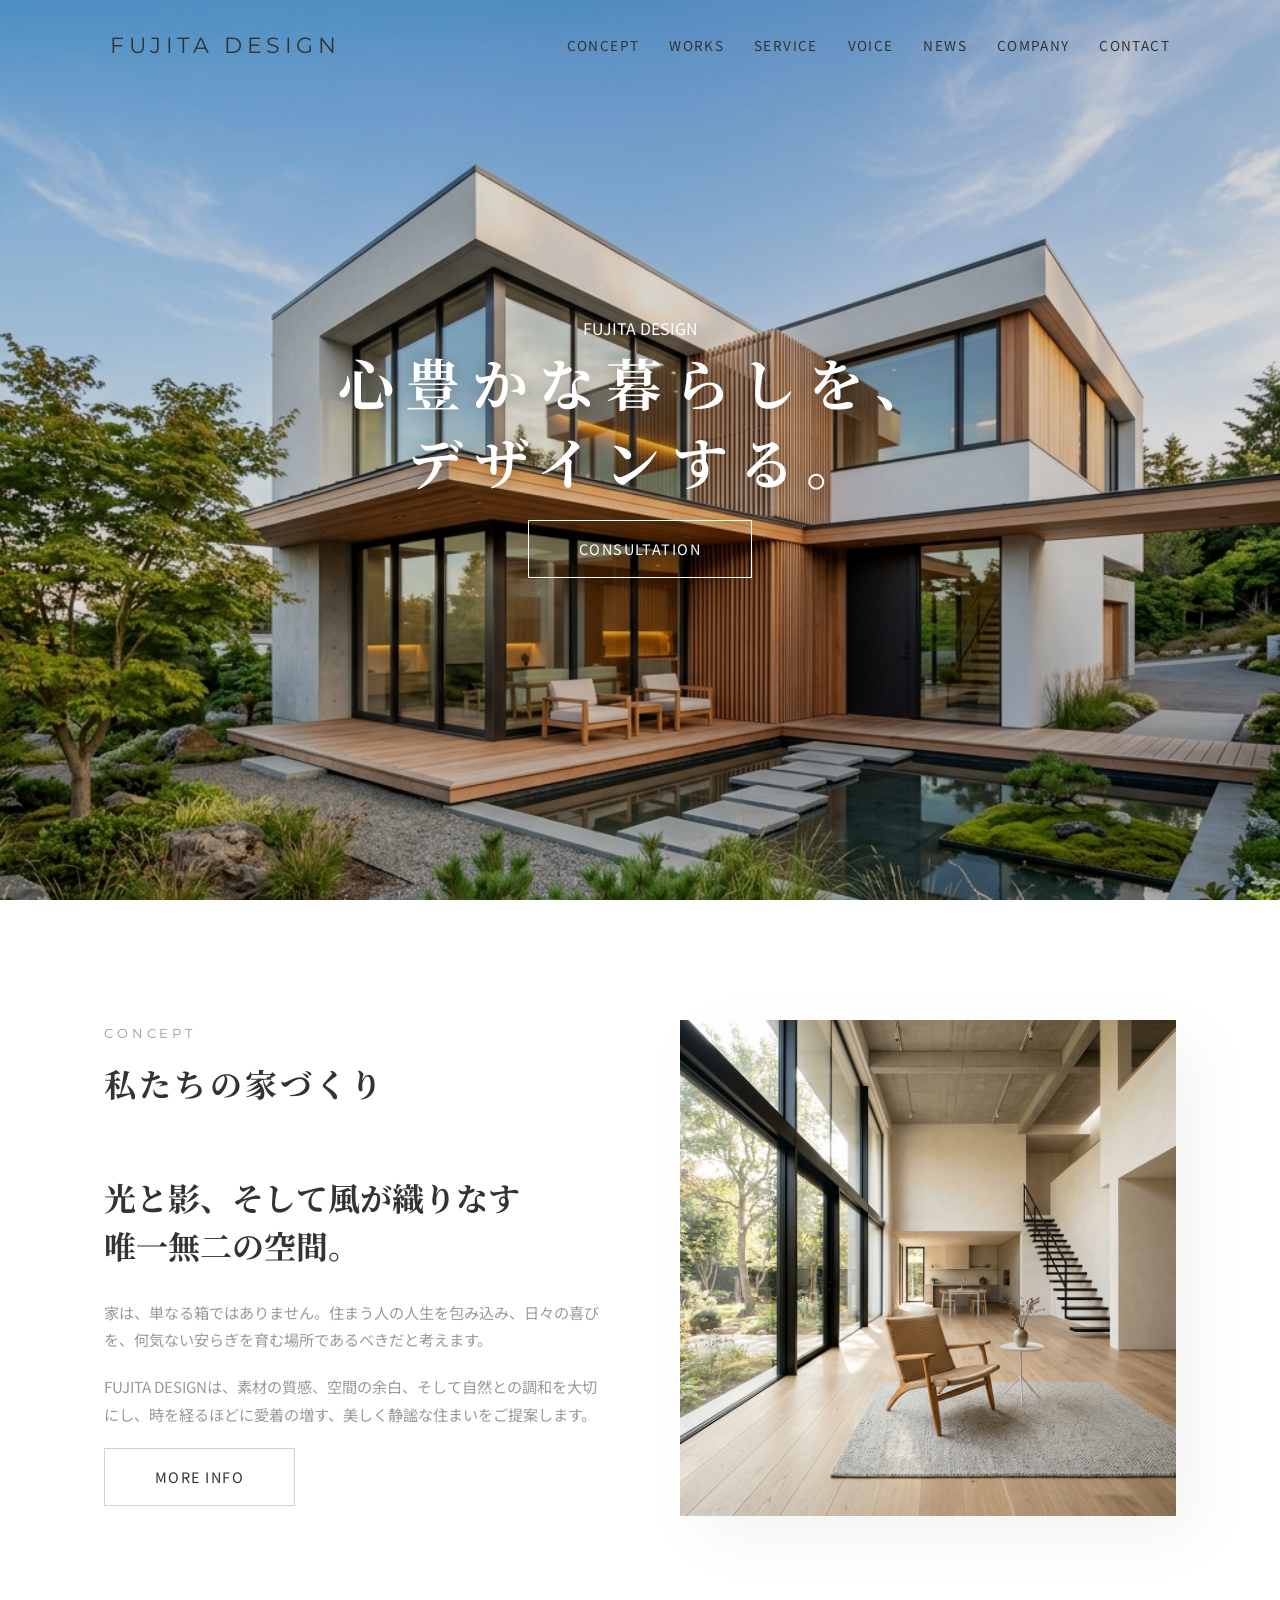
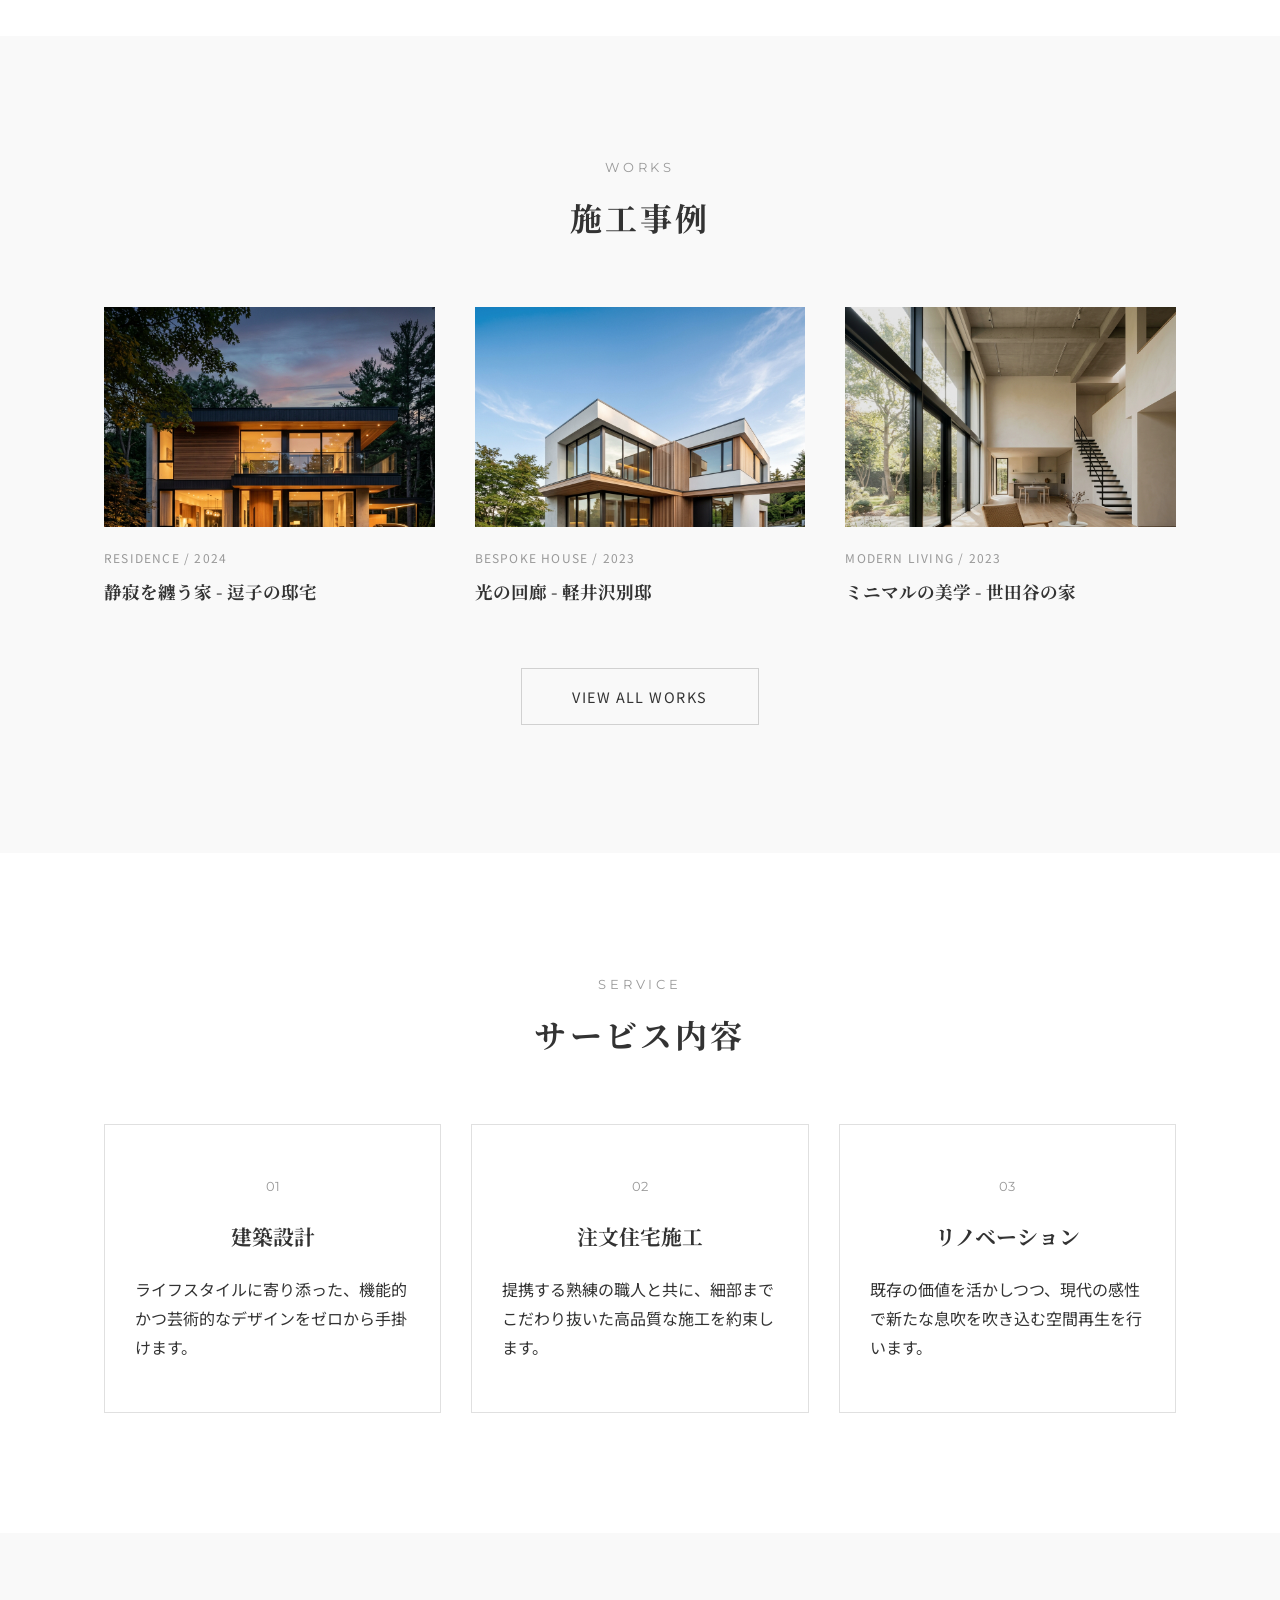
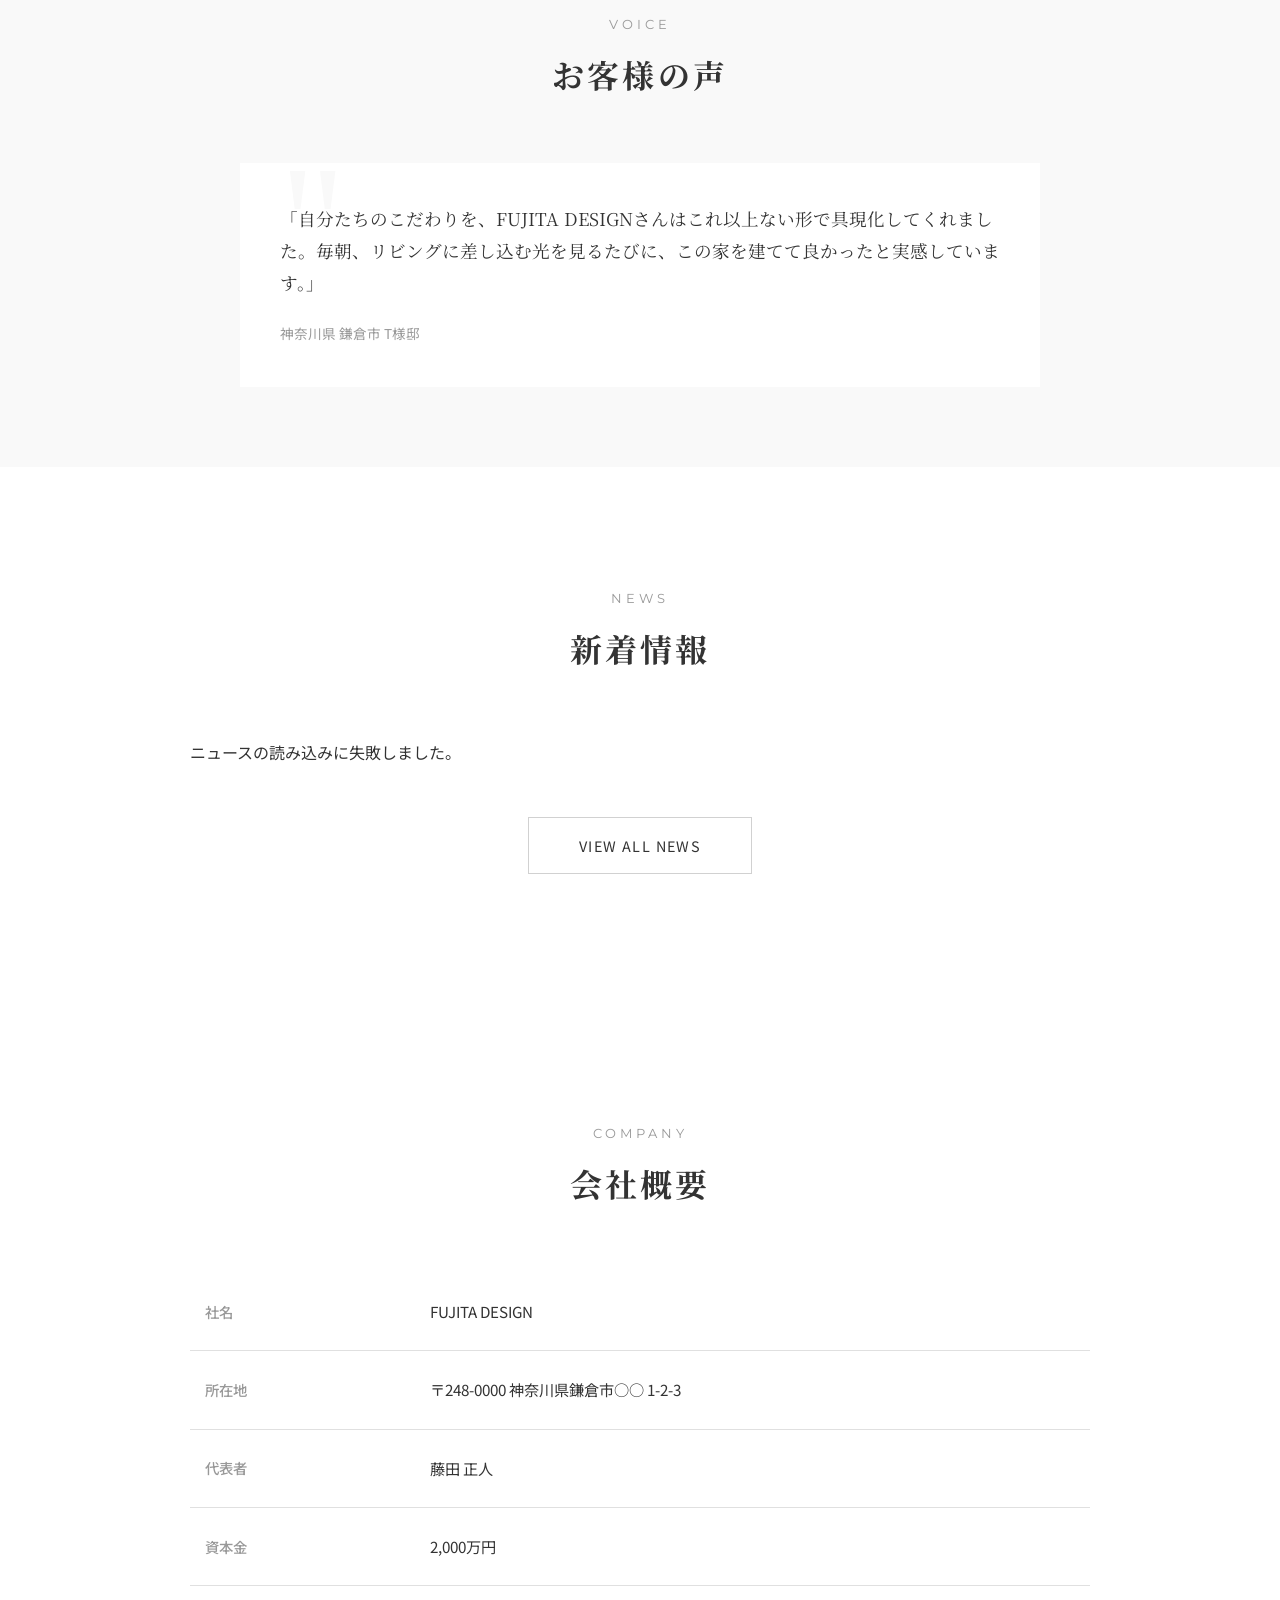
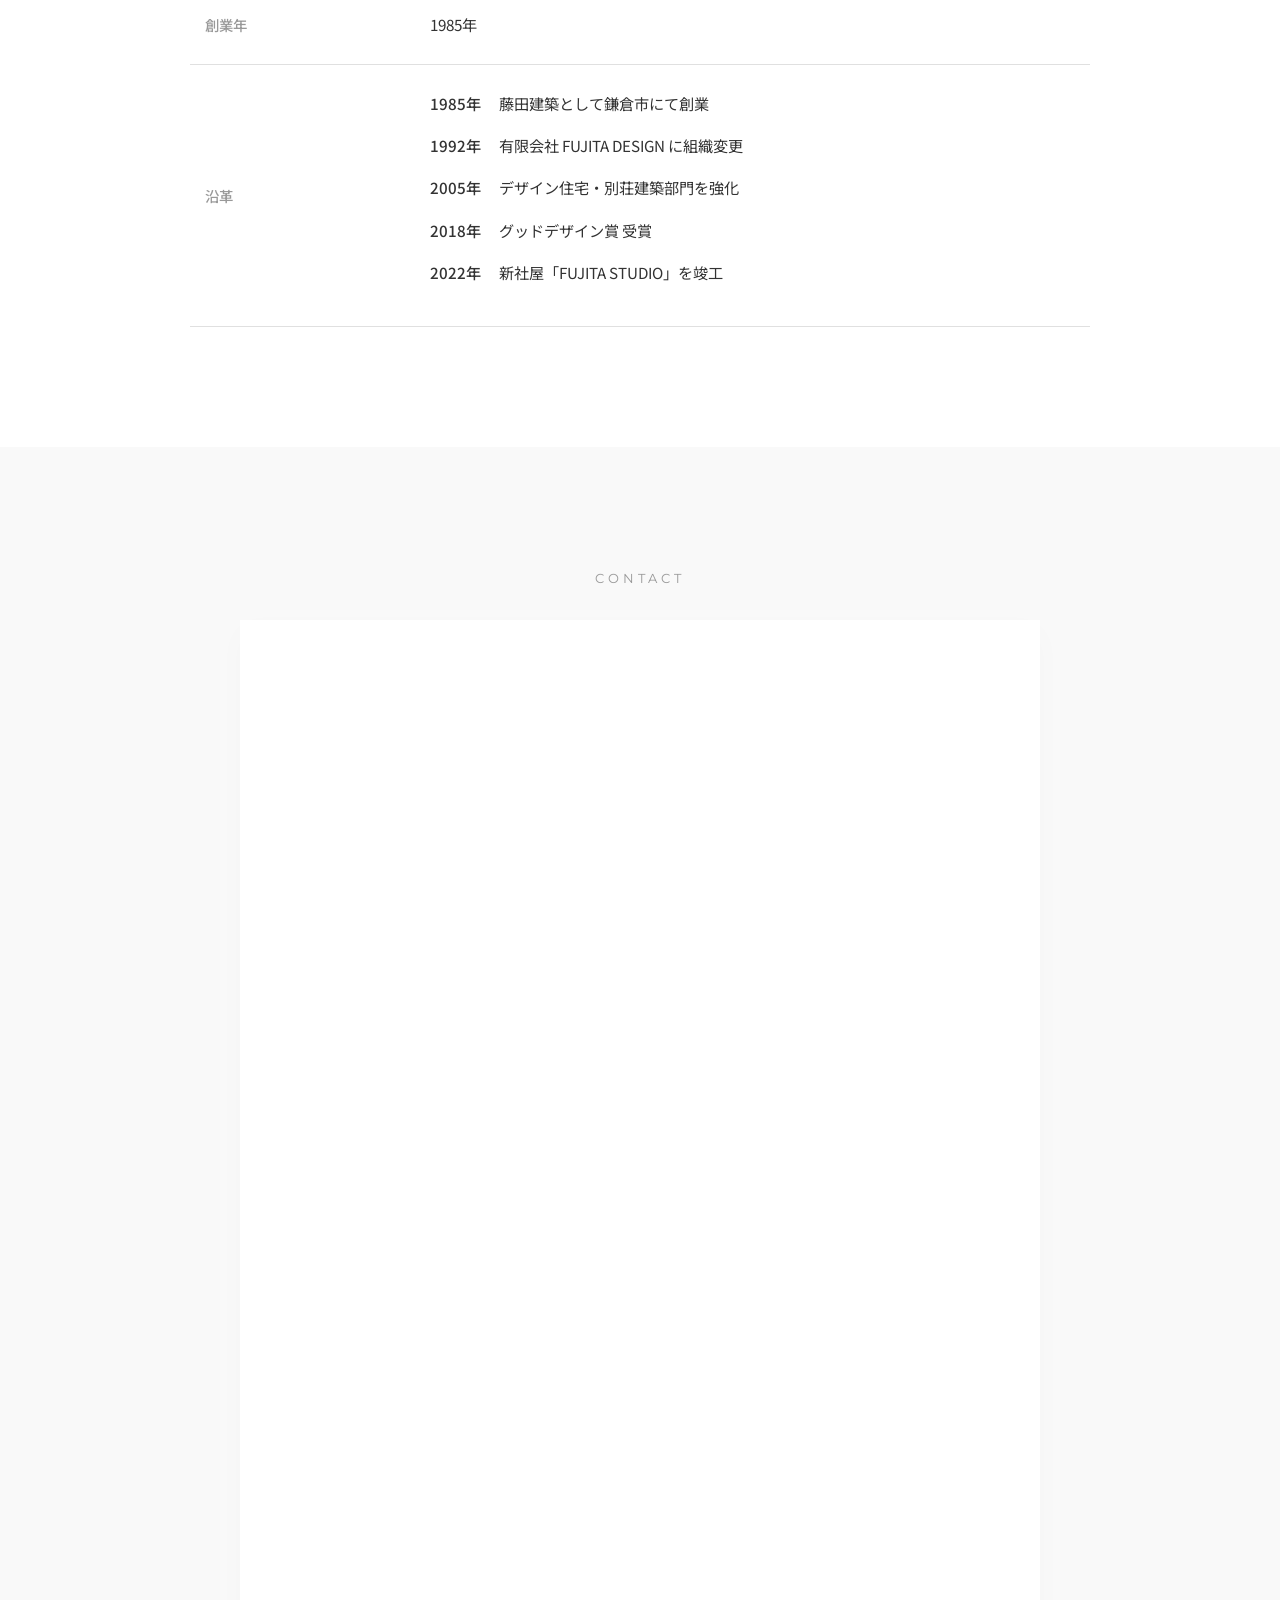
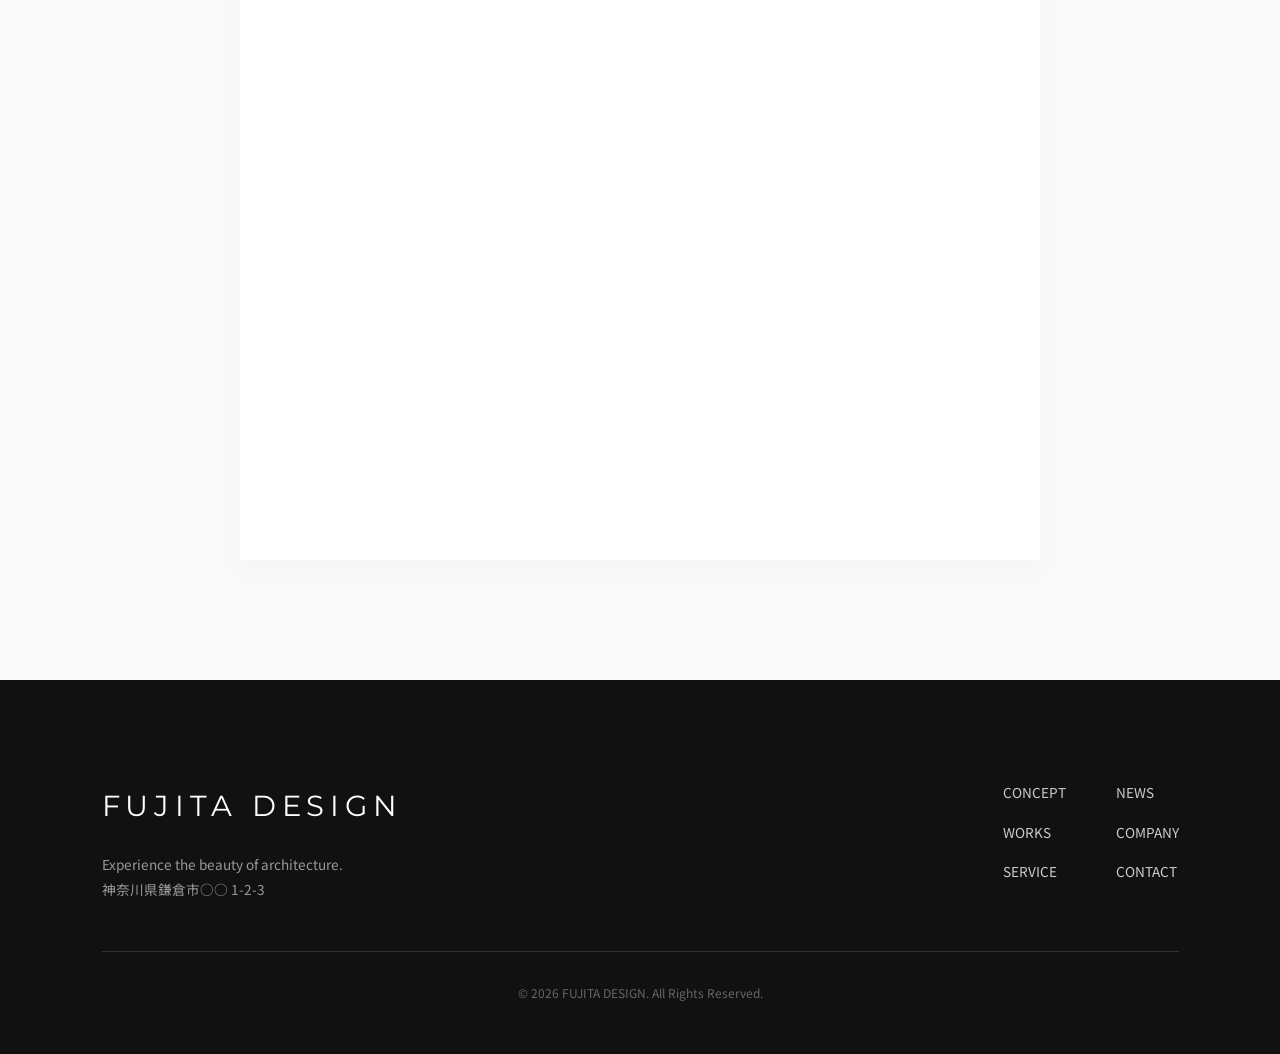
<file: index.html>
<!DOCTYPE html>
<html lang="ja">

<head>
    <meta charset="UTF-8">
    <meta name="viewport" content="width=device-width, initial-scale=1.0">
    <title>FUJITA DESIGN | 洗練された暮らしを、デザインする。</title>
    <meta name="description" content="FUJITA DESIGNは、モダンで高品質な住宅設計・施工を行う工務店です。お客様の理想を形にするデザインと、確かな技術を提供します。">
    <link rel="stylesheet" href="style.css">
</head>

<body>

    <!-- Header -->
    <header id="header">
        <div class="container">
            <div class="header-inner">
                <div class="logo">
                    <a href="#">FUJITA DESIGN</a>
                </div>
                <nav class="nav-menu">
                    <a href="#concept" class="nav-link">CONCEPT</a>
                    <a href="#works" class="nav-link">WORKS</a>
                    <a href="#service" class="nav-link">SERVICE</a>
                    <a href="#voice" class="nav-link">VOICE</a>
                    <a href="#news" class="nav-link">NEWS</a>
                    <a href="#company" class="nav-link">COMPANY</a>
                    <a href="#contact" class="nav-link">CONTACT</a>
                </nav>
                <div class="hamburger" id="hamburger">
                    <div></div>
                    <div></div>
                    <div></div>
                </div>
            </div>
        </div>
    </header>

    <main>
        <!-- Main Visual -->
        <section id="hero" class="hero">
            <img src="images/hero.png" alt="FUJITA DESIGN Hero Visual" class="hero-img">
            <div class="hero-content">
                <p class="fade-up">FUJITA DESIGN</p>
                <h1 class="hero-catch fade-up"><span class="nobreak">心豊かな暮らしを、</span><br class="pc-only"><span class="nobreak">デザインする。</span></h1>
                <a href="#contact" class="btn-outline fade-up" style="color:#fff; border-color:#fff;">CONSULTATION</a>
            </div>
        </section>

        <!-- Concept -->
        <section id="concept" class="section-spacing container">
            <div class="concept-inner">
                <div class="concept-text fade-up">
                    <div class="title-area" style="text-align: left;">
                        <span class="section-title-en">CONCEPT</span>
                        <h2 class="section-title-jp">私たちの家づくり</h2>
                    </div>
                    <h3><span class="nobreak">光と影、</span><span class="nobreak">そして風が織りなす</span><br class="pc-only"><span class="nobreak">唯一無二の空間。</span></h3>
                    <p>家は、単なる箱ではありません。住まう人の人生を包み込み、日々の喜びを、何気ない安らぎを育む場所であるべきだと考えます。</p>
                    <p>FUJITA DESIGNは、素材の質感、空間の余白、そして自然との調和を大切にし、時を経るほどに愛着の増す、美しく静謐な住まいをご提案します。</p>
                    <a href="#service" class="btn-outline">MORE INFO</a>
                </div>
                <div class="concept-img fade-up">
                    <img src="images/concept.png" alt="Minimalist Interior"
                        style="box-shadow: 20px 20px 60px rgba(0,0,0,0.05);">
                </div>
            </div>
        </section>

        <!-- Works -->
        <section id="works" class="section-spacing bg-sub" style="background-color: var(--bg-sub-color);">
            <div class="container">
                <div class="title-area">
                    <span class="section-title-en">WORKS</span>
                    <h2 class="section-title-jp">施工事例</h2>
                </div>
                <div class="works-grid">
                    <div class="work-item fade-up">
                        <div class="work-img-wrapper">
                            <img src="images/works1.png" alt="Project 01">
                        </div>
                        <div class="work-info">
                            <span class="work-tag">Residence / 2024</span>
                            <h3 class="work-title">静寂を纏う家 - 逗子の邸宅</h3>
                        </div>
                    </div>
                    <div class="work-item fade-up" style="transition-delay: 0.2s;">
                        <div class="work-img-wrapper">
                            <img src="images/hero.png" alt="Project 02" style="filter: grayscale(0.2);">
                        </div>
                        <div class="work-info">
                            <span class="work-tag">Bespoke House / 2023</span>
                            <h3 class="work-title">光の回廊 - 軽井沢別邸</h3>
                        </div>
                    </div>
                    <div class="work-item fade-up" style="transition-delay: 0.4s;">
                        <div class="work-img-wrapper">
                            <img src="images/concept.png" alt="Project 03" style="filter: brightness(0.9);">
                        </div>
                        <div class="work-info">
                            <span class="work-tag">Modern Living / 2023</span>
                            <h3 class="work-title">ミニマルの美学 - 世田谷の家</h3>
                        </div>
                    </div>
                </div>
                <div style="text-align: center; margin-top: 60px;">
                    <a href="#" class="btn-outline">VIEW ALL WORKS</a>
                </div>
            </div>
        </section>

        <!-- Service -->
        <section id="service" class="section-spacing container">
            <div class="title-area">
                <span class="section-title-en">SERVICE</span>
                <h2 class="section-title-jp">サービス内容</h2>
            </div>
            <div class="service-list">
                <div class="service-item fade-up">
                    <span class="service-num">01</span>
                    <h3 class="service-title">建築設計</h3>
                    <p>ライフスタイルに寄り添った、機能的かつ芸術的なデザインをゼロから手掛けます。</p>
                </div>
                <div class="service-item fade-up" style="transition-delay: 0.2s;">
                    <span class="service-num">02</span>
                    <h3 class="service-title">注文住宅施工</h3>
                    <p>提携する熟練の職人と共に、細部までこだわり抜いた高品質な施工を約束します。</p>
                </div>
                <div class="service-item fade-up" style="transition-delay: 0.4s;">
                    <span class="service-num">03</span>
                    <h3 class="service-title">リノベーション</h3>
                    <p>既存の価値を活かしつつ、現代の感性で新たな息吹を吹き込む空間再生を行います。</p>
                </div>
            </div>
        </section>

        <!-- Voice -->
        <section id="voice" class="voice-slider fade-up">
            <div class="container">
                <div class="title-area">
                    <span class="section-title-en">VOICE</span>
                    <h2 class="section-title-jp">お客様の声</h2>
                </div>
                <div class="voice-card">
                    <p>「自分たちのこだわりを、FUJITA DESIGNさんはこれ以上ない形で具現化してくれました。毎朝、リビングに差し込む光を見るたびに、この家を建てて良かったと実感しています。」</p>
                    <span class="voice-author">神奈川県 鎌倉市 T様邸</span>
                </div>
            </div>
        </section>

        <!-- News -->
        <section id="news" class="section-spacing container">
            <div class="title-area">
                <span class="section-title-en">NEWS</span>
                <h2 class="section-title-jp">新着情報</h2>
            </div>
            <div class="news-list" id="news-list">
                <!-- microCMSから取得したデータがここに挿入されます -->
                <p style="text-align: center; opacity: 0.6;">Loading...</p>
            </div>
            <div style="text-align: center; margin-top: 50px;">
                <a href="#" class="btn-outline">VIEW ALL NEWS</a>
            </div>
        </section>

        <!-- Company -->
        <section id="company" class="section-spacing container">
            <div class="title-area">
                <span class="section-title-en">COMPANY</span>
                <h2 class="section-title-jp">会社概要</h2>
            </div>
            <table class="company-table fade-up">
                <tr>
                    <th>社名</th>
                    <td>FUJITA DESIGN</td>
                </tr>
                <tr>
                    <th>所在地</th>
                    <td>〒248-0000 神奈川県鎌倉市○○ 1-2-3</td>
                </tr>
                <tr>
                    <th>代表者</th>
                    <td>藤田 正人</td>
                </tr>
                <tr>
                    <th>資本金</th>
                    <td>2,000万円</td>
                </tr>
                <tr>
                    <th>創業年</th>
                    <td>1985年</td>
                </tr>
                <tr>
                    <th>沿革</th>
                    <td>
                        <div class="history-item"><span class="history-year">1985年</span> 藤田建築として鎌倉市にて創業</div>
                        <div class="history-item"><span class="history-year">1992年</span> 有限会社 FUJITA DESIGN に組織変更</div>
                        <div class="history-item"><span class="history-year">2005年</span> デザイン住宅・別荘建築部門を強化</div>
                        <div class="history-item"><span class="history-year">2018年</span> グッドデザイン賞 受賞</div>
                        <div class="history-item"><span class="history-year">2022年</span> 新社屋「FUJITA STUDIO」を竣工</div>
                    </td>
                </tr>
            </table>
        </section>

        <!-- Contact -->
        <section id="contact" class="section-spacing" style="background-color: var(--bg-sub-color);">
            <div class="container">
                <div class="title-area" style="margin-bottom: 30px;">
                    <span class="section-title-en">CONTACT</span>
                </div>
                <div class="google-form-container fade-up">
                    <div class="google-form-wrapper">
                        <iframe src="https://docs.google.com/forms/d/e/1FAIpQLSdQ5yUjRUzJ8P-zMbjs7xOg9ytV0iDgG16dj5D6BulyNw7QPg/viewform?embedded=true" frameborder="0" marginheight="0" marginwidth="0" scrolling="no">読み込んでいます…</iframe>
                    </div>
                </div>
            </div>
        </section>
    </main>

    <!-- Footer -->
    <footer>
        <div class="container">
            <div class="footer-inner">
                <div class="footer-info">
                    <div class="footer-logo">FUJITA DESIGN</div>
                    <p><span class="nobreak">Experience the beauty</span> <span class="nobreak">of architecture.</span><br>
                        神奈川県鎌倉市○○ 1-2-3</p>
                </div>
                <div class="footer-nav">
                    <div>
                        <a href="#concept" class="footer-link">CONCEPT</a>
                        <a href="#works" class="footer-link">WORKS</a>
                        <a href="#service" class="footer-link">SERVICE</a>
                    </div>
                    <div>
                        <a href="#news" class="footer-link">NEWS</a>
                        <a href="#company" class="footer-link">COMPANY</a>
                        <a href="#contact" class="footer-link">CONTACT</a>
                    </div>
                </div>
            </div>
            <div class="copyright">
                &copy; 2026 FUJITA DESIGN. All Rights Reserved.
            </div>
        </div>
    </footer>

    <script src="main.js"></script>
</body>

</html>
</file>
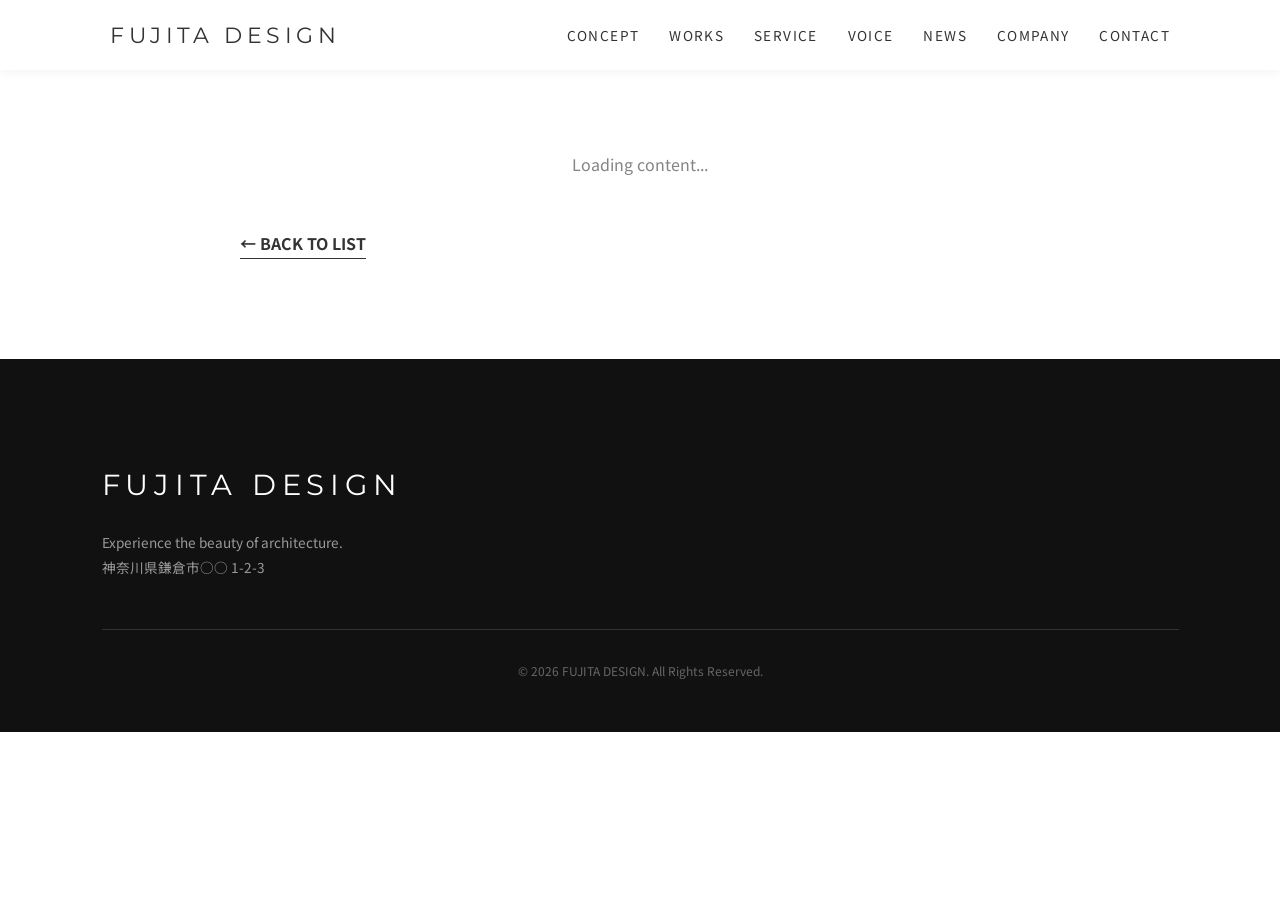
<file: news-detail.html>
<!DOCTYPE html>
<html lang="ja">

<head>
    <meta charset="UTF-8">
    <meta name="viewport" content="width=device-width, initial-scale=1.0">
    <title>NEWS | FUJITA DESIGN</title>
    <link rel="stylesheet" href="style.css">
    <style>
        .news-detail-content {
            padding-top: 150px;
            padding-bottom: 100px;
            max-width: 800px;
            margin: 0 auto;
        }

        .news-detail-header {
            border-bottom: 1px solid #eee;
            margin-bottom: 40px;
            padding-bottom: 20px;
        }

        .news-detail-date {
            font-size: 0.9rem;
            color: #888;
            margin-bottom: 10px;
            display: block;
        }

        .news-detail-title {
            font-size: 2rem;
            line-height: 1.4;
            color: var(--primary-color);
        }

        .news-body {
            line-height: 1.8;
            color: #444;
        }

        .news-body img {
            max-width: 100%;
            height: auto;
            margin: 20px 0;
        }

        .back-btn {
            display: inline-block;
            margin-top: 50px;
            text-decoration: none;
            color: var(--primary-color);
            font-weight: bold;
            border-bottom: 1px solid var(--primary-color);
            transition: opacity 0.3s;
        }

        .back-btn:hover {
            opacity: 0.6;
        }

        @media (max-width: 768px) {
            .news-detail-content {
                padding-top: 100px;
                padding-bottom: 60px;
            }
            .news-detail-title {
                font-size: 1.5rem;
            }
        }
    </style>
</head>

<body>
    <!-- Header -->
    <header id="header" class="scrolled">
        <div class="container">
            <div class="header-inner">
                <div class="logo">
                    <a href="index.html">FUJITA DESIGN</a>
                </div>
                <nav class="nav-menu">
                    <a href="index.html#concept" class="nav-link">CONCEPT</a>
                    <a href="index.html#works" class="nav-link">WORKS</a>
                    <a href="index.html#service" class="nav-link">SERVICE</a>
                    <a href="index.html#voice" class="nav-link">VOICE</a>
                    <a href="index.html#news" class="nav-link">NEWS</a>
                    <a href="index.html#company" class="nav-link">COMPANY</a>
                    <a href="index.html#contact" class="nav-link">CONTACT</a>
                </nav>
            </div>
        </div>
    </header>

    <main class="container">
        <article class="news-detail-content">
            <div id="news-post">
                <p style="text-align: center; opacity: 0.6;">Loading content...</p>
                <!-- microCMSからの内容がここに表示されます -->
            </div>
            <a href="index.html#news" class="back-btn">← BACK TO LIST</a>
        </article>
    </main>

    <!-- Footer -->
    <footer>
        <div class="container">
            <div class="footer-inner">
                <div class="footer-info">
                    <div class="footer-logo">FUJITA DESIGN</div>
                    <p><span class="nobreak">Experience the beauty</span> <span class="nobreak">of architecture.</span><br>
                        神奈川県鎌倉市○○ 1-2-3</p>
                </div>
            </div>
            <div class="copyright">
                &copy; 2026 FUJITA DESIGN. All Rights Reserved.
            </div>
        </div>
    </footer>

    <script src="main.js"></script>
    <script>
        // 詳細ページ専用の処理
        async function fetchPostDetail() {
            const params = new URLSearchParams(window.location.search);
            const id = params.get('id');
            const postContainer = document.getElementById('news-post');

            if (!id) {
                postContainer.innerHTML = '<p>記事が見つかりませんでした。</p>';
                return;
            }

            // main.jsで定義した定数を使用
            const serviceId = 'fujitaup30';
            const apiKey = 'uasbMofFROgor1GwDTNa9IwPjVUaCMNj0zV1';

            try {
                const response = await fetch(`https://${serviceId}.microcms.io/api/v1/news/${id}`, {
                    headers: {
                        'X-MICROCMS-API-KEY': apiKey,
                    },
                });

                if (!response.ok) throw new Error('Fetch failed');

                const post = await response.json();
                const date = new Date(post.publishedAt);
                const formattedDate = `${date.getFullYear()}.${String(date.getMonth() + 1).padStart(2, '0')}.${String(date.getDate()).padStart(2, '0')}`;

                postContainer.innerHTML = `
                    <div class="news-detail-header">
                        <span class="news-detail-date">${formattedDate}</span>
                        <h1 class="news-detail-title">${post.title}</h1>
                    </div>
                    <div class="news-body">
                        ${post.content}
                    </div>
                `;
            } catch (error) {
                console.error('Error:', error);
                postContainer.innerHTML = '<p>内容の読み込みに失敗しました。</p>';
            }
        }

        if (window.location.search.includes('id=')) {
            fetchPostDetail();
        }
    </script>
</body>

</html>
</file>
<file: style.css>
@import url('https://fonts.googleapis.com/css2?family=Montserrat:wght@300;400&family=Noto+Sans+JP:wght@300;400;500&family=Noto+Serif+JP:wght@300;400;500&display=swap');

:root {
    --primary-color: #333333;
    --secondary-color: #999999;
    --bg-color: #ffffff;
    --bg-sub-color: #f9f9f9;
    --accent-color: #d1d1d1;
    --line-color: #e0e0e0;
    --font-serif: 'Noto Serif JP', serif;
    --font-sans: 'Noto Sans JP', sans-serif;
    --font-en: 'Montserrat', sans-serif;
}

* {
    margin: 0;
    padding: 0;
    box-sizing: border-box;
}

html {
    scroll-behavior: smooth;
}

body {
    font-family: var(--font-sans);
    color: var(--primary-color);
    line-height: 1.8;
    background-color: var(--bg-color);
    overflow-x: hidden;
    word-break: normal;
    overflow-wrap: break-word;
    line-break: strict;
}

a {
    text-decoration: none;
    color: inherit;
    transition: 0.3s;
}

li {
    list-style: none;
}

img {
    max-width: 100%;
    height: auto;
    vertical-align: middle;
}

/* Layout Utilities */
.container {
    max-width: 1200px;
    margin: 0 auto;
    padding: 0 5%;
}

@media (max-width: 768px) {
    .container {
        padding: 0 25px;
        /* Fixed padding for small screens */
    }
}

.section-spacing {
    padding-top: 120px;
    padding-bottom: 120px;
}

@media (max-width: 768px) {
    .section-spacing {
        padding-top: 80px;
        padding-bottom: 80px;
    }
}

.title-area {
    margin-bottom: 60px;
    text-align: center;
}

.section-title-en {
    font-family: var(--font-en);
    font-size: 0.8rem;
    letter-spacing: 0.3em;
    color: var(--secondary-color);
    text-transform: uppercase;
    display: block;
    margin-bottom: 10px;
}

.section-title-jp {
    font-family: var(--font-serif);
    font-size: 2rem;
    letter-spacing: 0.1em;
    word-break: keep-all;
    /* Prevent awkward breaks in Japanese titles */
}

@media (max-width: 480px) {
    .section-title-jp {
        font-size: 1.5rem;
    }
}

/* Buttons */
.btn-outline {
    display: inline-block;
    padding: 15px 50px;
    border: 1px solid var(--accent-color);
    font-size: 0.9rem;
    letter-spacing: 0.1em;
    position: relative;
    overflow: hidden;
    background: transparent;
    transition: 0.4s;
}

.btn-outline:hover {
    color: #fff;
    background: var(--primary-color);
    border-color: var(--primary-color);
}

/* Header */
header {
    position: fixed;
    top: 0;
    left: 0;
    width: 100%;
    z-index: 1000;
    transition: 0.4s;
    padding: 25px 4%;
}

header.scrolled {
    background: rgba(255, 255, 255, 0.95);
    padding: 15px 4%;
    box-shadow: 0 2px 10px rgba(0, 0, 0, 0.05);
}

.header-inner {
    display: flex;
    justify-content: space-between;
    align-items: center;
}

.logo {
    font-family: var(--font-en);
    font-weight: 400;
    font-size: 1.4rem;
    letter-spacing: 0.2em;
}

.nav-menu {
    display: flex;
    gap: 30px;
}

@media (max-width: 1024px) {
    .nav-menu {
        display: flex;
        flex-direction: column;
        position: absolute;
        top: 100%;
        left: 0;
        width: 100%;
        background: #fff;
        padding: 20px;
        box-shadow: 0 10px 10px rgba(0, 0, 0, 0.05);
        opacity: 0;
        visibility: hidden;
        transform: translateY(-10px);
        transition: 0.3s ease;
        z-index: 999;
    }

    .nav-menu.active {
        opacity: 1;
        visibility: visible;
        transform: translateY(0);
    }
}

.nav-link {
    font-size: 0.85rem;
    letter-spacing: 0.1em;
}

/* Hero Section */
.hero {
    height: 100vh;
    width: 100%;
    position: relative;
    display: flex;
    align-items: center;
    justify-content: center;
    overflow: hidden;
    background-color: #000;
}

.hero-img {
    position: absolute;
    top: 0;
    left: 0;
    width: 100%;
    height: 100%;
    object-fit: cover;
    opacity: 0.85;
}

.hero-content {
    position: relative;
    z-index: 10;
    text-align: center;
    color: #fff;
    padding: 0 25px;
    /* Add padding to prevent text from touching edge info */
}

.hero-catch {
    font-family: var(--font-serif);
    font-size: 3.5rem;
    letter-spacing: 0.2em;
    margin-bottom: 20px;
    line-height: 1.4;
    text-shadow: 0 0 20px rgba(0, 0, 0, 0.3);
}

@media (max-width: 768px) {
    .hero-catch {
        font-size: 1.8rem;
    }
}

/* Concept */
.concept-inner {
    display: flex;
    align-items: center;
    gap: 80px;
}

.concept-img {
    flex: 1;
}

.concept-text {
    flex: 1;
}

.concept-text h3 {
    font-family: var(--font-serif);
    font-size: 2rem;
    margin-bottom: 30px;
    line-height: 1.5;
}

@media (max-width: 768px) {
    .concept-text h3 {
        font-size: 1.4rem;
    }
}

.concept-text p {
    color: var(--secondary-color);
    font-size: 0.95rem;
    margin-bottom: 20px;
}

@media (max-width: 768px) {
    .concept-inner {
        flex-direction: column-reverse;
        gap: 40px;
    }
}

/* Works */
.works-grid {
    display: grid;
    grid-template-columns: repeat(auto-fill, minmax(300px, 1fr));
    gap: 40px;
}

.work-item {
    position: relative;
    overflow: hidden;
}

.work-img-wrapper {
    overflow: hidden;
    aspect-ratio: 3 / 2;
}

.work-item img {
    transition: 0.8s cubic-bezier(0.2, 1, 0.3, 1);
}

.work-item:hover img {
    transform: scale(1.05);
}

.work-info {
    margin-top: 15px;
}

.work-tag {
    font-size: 0.75rem;
    color: var(--secondary-color);
    text-transform: uppercase;
    letter-spacing: 0.1em;
}

.work-title {
    font-family: var(--font-serif);
    font-size: 1.1rem;
    margin-top: 5px;
}

/* Service */
.service-list {
    display: grid;
    grid-template-columns: repeat(3, 1fr);
    gap: 30px;
}

.service-item {
    padding: 50px 30px;
    border: 1px solid var(--line-color);
    text-align: center;
    transition: 0.4s;
}

.service-item:hover {
    border-color: var(--primary-color);
}

.service-num {
    font-family: var(--font-en);
    font-size: 0.8rem;
    color: var(--secondary-color);
    margin-bottom: 20px;
    display: block;
}

.service-title {
    font-family: var(--font-serif);
    font-size: 1.3rem;
    margin-bottom: 20px;
}

.service-item p {
    text-align: left;
}

@media (max-width: 900px) {
    .service-list {
        grid-template-columns: 1fr;
    }
}

/* Voice */
.voice-slider {
    background: var(--bg-sub-color);
    padding: 80px 0;
}

.voice-card {
    background: #fff;
    padding: 40px;
    max-width: 800px;
    margin: 0 auto;
    position: relative;
}

.voice-card::before {
    content: '"';
    position: absolute;
    top: -20px;
    left: 40px;
    font-size: 10rem;
    font-family: serif;
    color: var(--bg-sub-color);
    line-height: 1;
    z-index: 0;
}

.voice-card p {
    position: relative;
    z-index: 1;
    font-family: var(--font-serif);
    font-size: 1.1rem;
    margin-bottom: 20px;
}

.voice-author {
    font-size: 0.85rem;
    color: var(--secondary-color);
}

/* News */
.news-list {
    max-width: 900px;
    margin: 0 auto;
}

.news-item {
    display: flex;
    justify-content: space-between;
    padding: 25px 20px;
    /* Add horizontal padding info */
    border-bottom: 1px solid var(--line-color);
    transition: 0.3s;
}

@media (max-width: 768px) {
    .news-item {
        padding: 20px 10px;
        /* Keep some internal padding on mobile */
    }
}

.news-item:hover {
    padding-left: 10px;
}

.news-meta {
    display: flex;
    gap: 30px;
    font-size: 0.85rem;
}

.news-date {
    color: var(--secondary-color);
}

.news-category {
    color: #888;
    border: 1px solid #ddd;
    padding: 0 10px;
    height: fit-content;
}

.news-title {
    flex: 1;
    margin-left: 50px;
    font-size: 0.95rem;
}

.news-more {
    font-family: var(--font-en);
    font-size: 0.75rem;
    letter-spacing: 0.1em;
    color: var(--primary-color);
    font-weight: 500;
    margin-left: 30px;
    white-space: nowrap;
    display: flex;
    align-items: center;
}

@media (max-width: 768px) {
    .news-item {
        flex-direction: column;
        gap: 10px;
    }

    .news-title {
        margin-left: 0;
    }

    .news-more {
        margin-left: 0;
        margin-top: 5px;
        justify-content: flex-end;
    }
}

/* Company */
.company-table {
    width: 100%;
    border-collapse: collapse;
    max-width: 900px;
    margin: 0 auto;
}

.company-table th,
.company-table td {
    padding: 25px 15px;
    /* Added 15px horizontal padding */
    text-align: left;
    border-bottom: 1px solid var(--line-color);
}

.company-table th {
    width: 25%;
    font-weight: 500;
    color: var(--secondary-color);
    font-size: 0.9rem;
}

.company-table td {
    font-size: 0.95rem;
}

.history-item {
    margin-bottom: 15px;
}

.history-year {
    font-weight: 500;
    margin-right: 15px;
}

@media (max-width: 768px) {
    .company-table th {
        width: 100%;
        display: block;
        padding-bottom: 5px;
        border-bottom: none;
    }

    .company-table td {
        width: 100%;
        display: block;
        padding-top: 0;
    }
}

/* Contact Form */
.contact-form {
    max-width: 800px;
    margin: 0 auto;
}

.form-group {
    margin-bottom: 30px;
}

.form-label {
    display: block;
    font-size: 0.85rem;
    margin-bottom: 10px;
    color: var(--secondary-color);
}

.form-control {
    width: 100%;
    padding: 15px 0;
    border: none;
    border-bottom: 1px solid var(--line-color);
    outline: none;
    font-size: 1rem;
    transition: 0.4s;
    background: transparent;
}

.form-control:focus {
    border-bottom-color: var(--primary-color);
}

textarea.form-control {
    min-height: 120px;
}

.form-submit {
    text-align: center;
    margin-top: 50px;
}

/* Footer */
footer {
    background: #111;
    color: #fff;
    padding: 100px 25px 50px;
    /* Add horizontal padding to footer */
}

.footer-inner {
    display: flex;
    justify-content: space-between;
    margin-bottom: 50px;
}

.footer-logo {
    font-family: var(--font-en);
    font-size: 1.8rem;
    letter-spacing: 0.2em;
    margin-bottom: 20px;
}

.footer-info p {
    font-size: 0.85rem;
    color: #999;
}

.footer-nav {
    display: flex;
    gap: 50px;
}

.footer-link {
    font-size: 0.85rem;
    margin-bottom: 15px;
    display: block;
    color: #ccc;
}

.footer-link:hover {
    color: #fff;
}

.copyright {
    text-align: center;
    font-size: 0.75rem;
    color: #666;
    border-top: 1px solid #333;
    padding-top: 30px;
}

@media (max-width: 768px) {
    .footer-inner {
        flex-direction: column;
        gap: 50px;
    }
}

/* Animations */
.fade-up {
    opacity: 0;
    transform: translateY(30px);
    transition: 1s cubic-bezier(0.2, 1, 0.3, 1);
}

.fade-up.is-visible {
    opacity: 1;
    transform: translateY(0);
}

/* Hamburger (Mobile) */
.hamburger {
    display: none;
    cursor: pointer;
}

@media (max-width: 1024px) {
    .hamburger {
        display: block;
    }
}

.hamburger div {
    width: 25px;
    height: 1px;
    background: var(--primary-color);
    margin: 5px;
    transition: 0.3s;
}

.hamburger.active div:nth-child(1) {
    transform: translateY(6px) rotate(45deg);
}

.hamburger.active div:nth-child(2) {
    opacity: 0;
}

.hamburger.active div:nth-child(3) {
    transform: translateY(-6px) rotate(-45deg);
}

/* Utilities for word wrap and responsive visibility */
.nobreak {
    display: inline-block;
}

@media (min-width: 769px) {
    .pc-only {
        display: inline;
    }
    .sp-only {
        display: none;
    }
}

@media (max-width: 768px) {
    .pc-only {
        display: none;
    }
    .sp-only {
        display: inline;
    }
}

/* Google Form Support */
.google-form-container {
    width: 100%;
    max-width: 800px; /* フォームの読みやすい幅に制限 */
    margin: 0 auto;
    background: #fff;
    padding: 20px;
    box-shadow: 0 10px 30px rgba(0,0,0,0.02);
}

.google-form-wrapper {
    position: relative;
    width: 100%;
    height: 1500px; /* 余裕を持って高さを確保 */
    overflow: hidden;
}

.google-form-wrapper iframe {
    width: 100%;
    height: 100%;
    border: none;
}

@media (max-width: 768px) {
    .google-form-container {
        padding: 10px;
    }
    .google-form-wrapper {
        height: 1800px; /* スマホ用もさらに高く設定 */
    }
}
</file>
